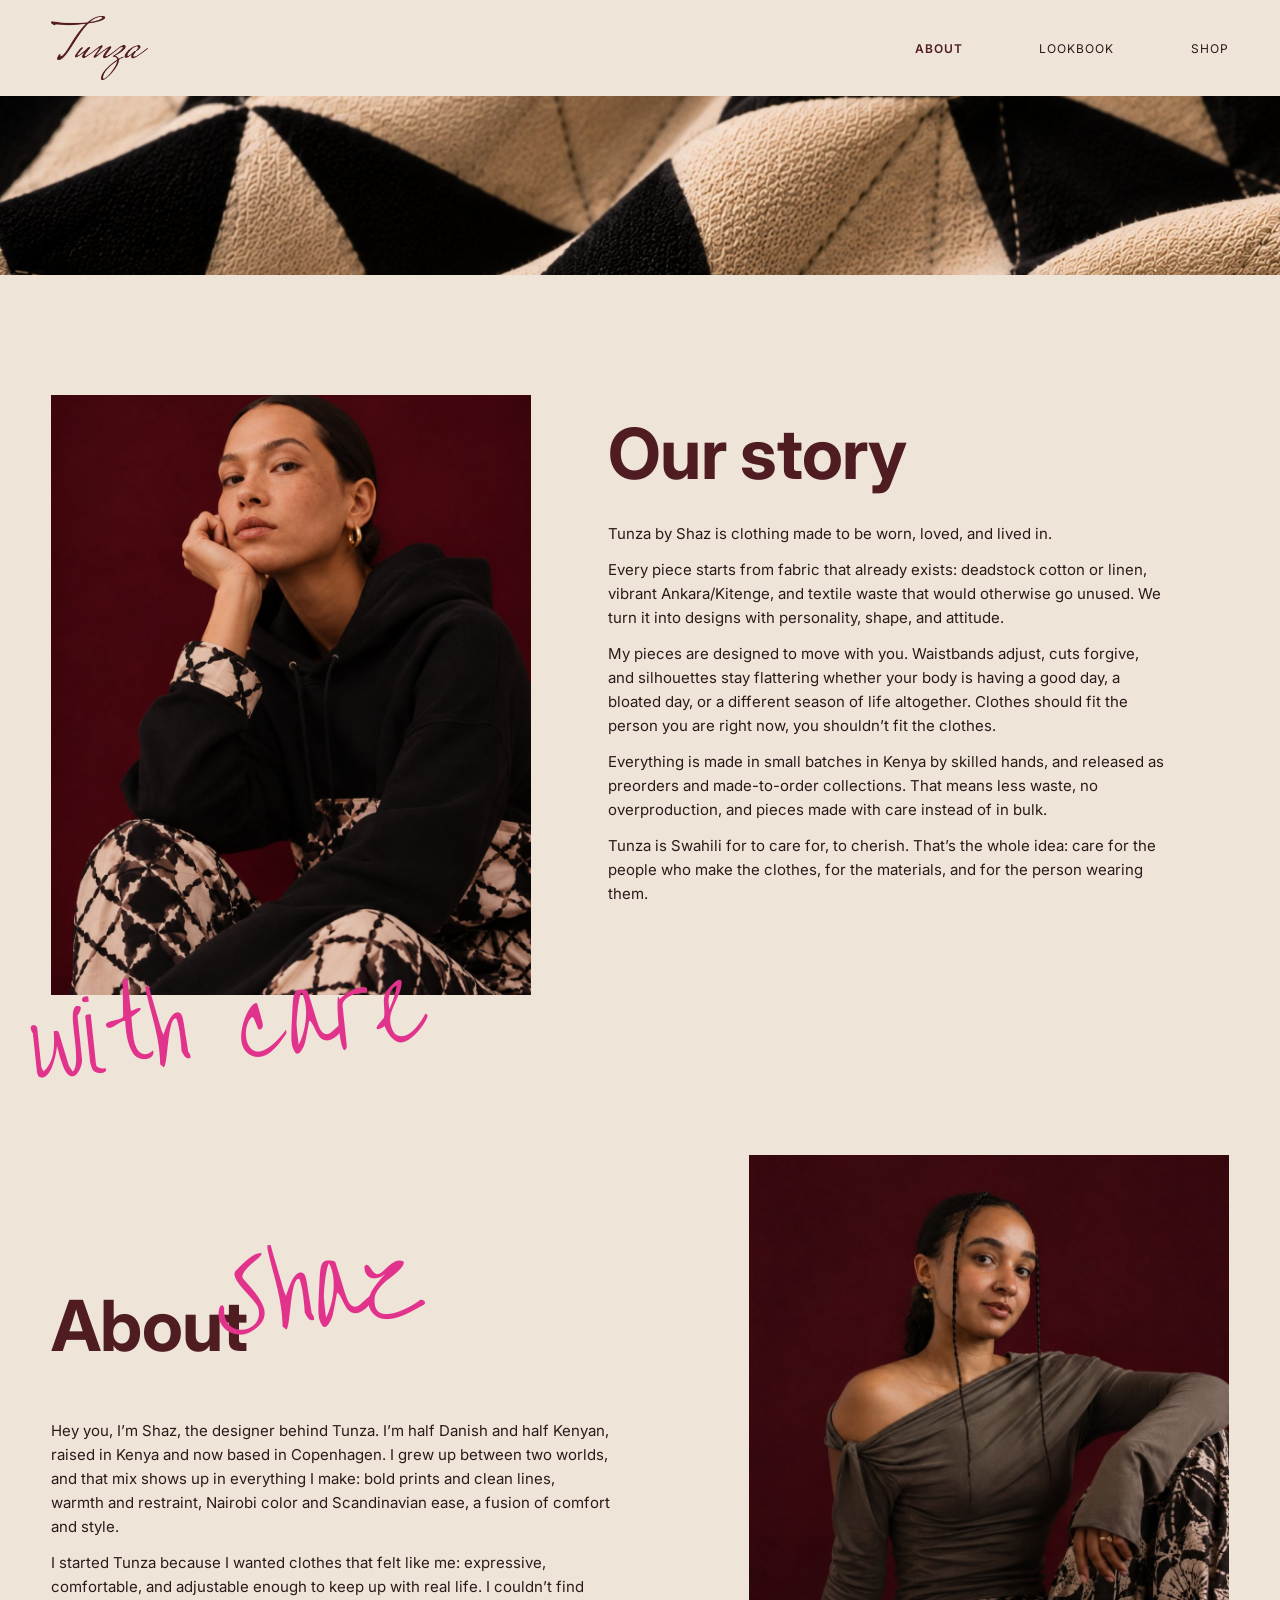
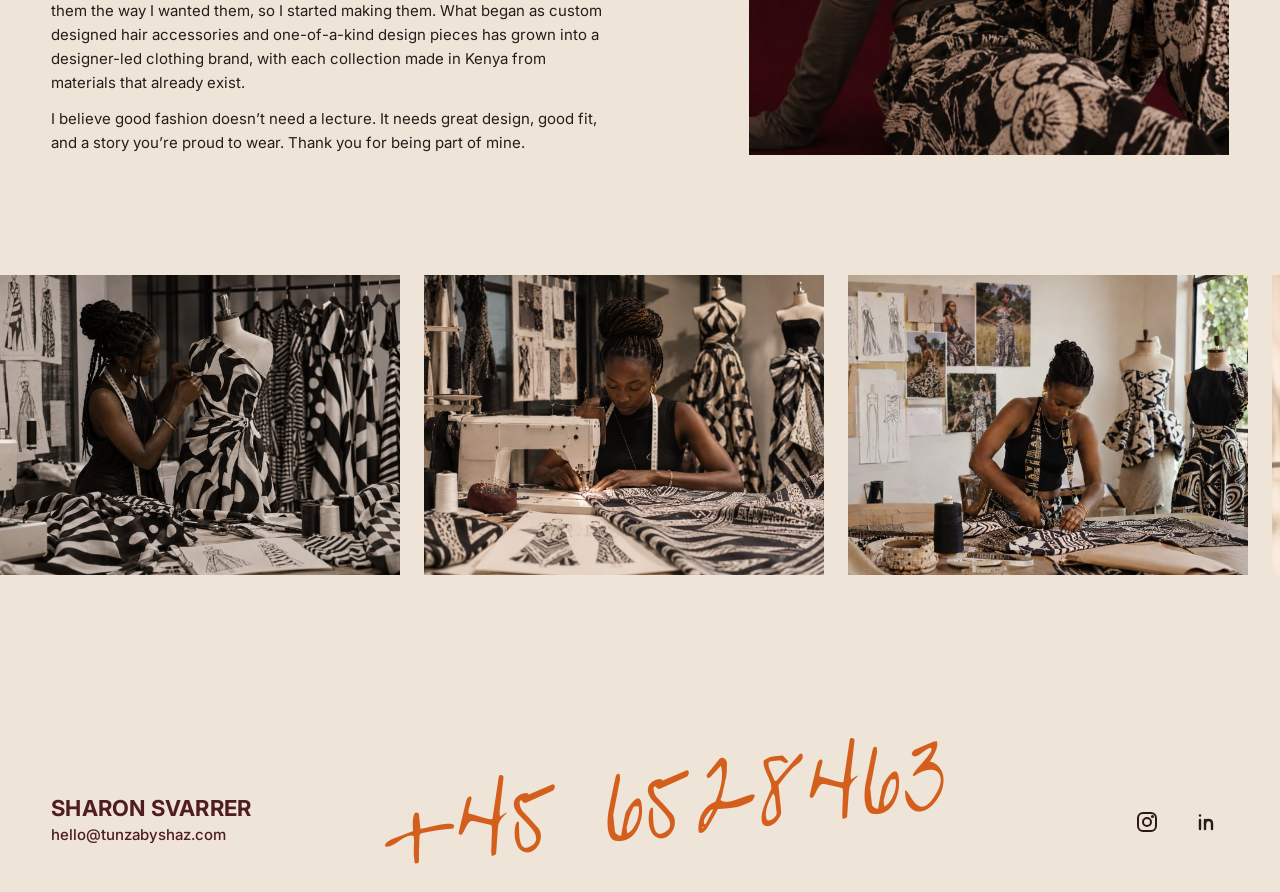
<file: src/main/resources/static/about.html>
<!doctype html>
<html lang="en">
<head>
  <meta charset="utf-8">
  <meta name="viewport" content="width=device-width, initial-scale=1">
  <title>Tunza by Shaz – About</title>
  <link rel="preconnect" href="https://fonts.googleapis.com">
  <link rel="preconnect" href="https://fonts.gstatic.com" crossorigin>
  <link href="https://fonts.googleapis.com/css2?family=Inter:wght@300;400;500;600;700;800&family=Liu+Jian+Mao+Cao&family=Mrs+Saint+Delafield&display=swap" rel="stylesheet">
  <link rel="stylesheet" href="css/tunza.css?v=2">
</head>
<body>
<div class="tz-page">

  <header class="tz-header">
    <a href="index.html" class="tz-header__logo" aria-label="Tunza – home"><img src="images/logo.png" alt=""></a>
    <nav class="tz-nav" aria-label="Site">
      <a href="about.html" aria-current="page">About</a>
      <a href="lookbook.html">Lookbook</a>
      <a href="shop.html">Shop</a>
    </nav>
  </header>

  <img class="about-banner" src="images/about-fabric-banner.jpg" alt="" aria-hidden="true">

  <main class="about-main">

    <!-- Our story -->
    <section class="about-section">
      <div class="about-section__media">
        <img class="about-section__img" src="images/about-story.jpg" alt="Model in a black hoodie with patterned cuffs against a deep red backdrop">
        <p class="about-script-caption">with care</p>
      </div>
      <div class="about-section__text">
        <h1 class="tz-heading">Our story</h1>
        <div class="tz-prose">
          <p>Tunza by Shaz is clothing made to be worn, loved, and lived in.</p>
          <p>Every piece starts from fabric that already exists: deadstock cotton or linen, vibrant Ankara/Kitenge, and textile waste that would otherwise go unused. We turn it into designs with personality, shape, and attitude.</p>
          <p>My pieces are designed to move with you. Waistbands adjust, cuts forgive, and silhouettes stay flattering whether your body is having a good day, a bloated day, or a different season of life altogether. Clothes should fit the person you are right now, you shouldn’t fit the clothes.</p>
          <p>Everything is made in small batches in Kenya by skilled hands, and released as preorders and made-to-order collections. That means less waste, no overproduction, and pieces made with care instead of in bulk.</p>
          <p>Tunza is Swahili for to care for, to cherish. That’s the whole idea: care for the people who make the clothes, for the materials, and for the person wearing them.</p>
        </div>
      </div>
    </section>

    <!-- About Shaz -->
    <section class="about-section about-section--reverse">
      <div class="about-section__text">
        <h2 class="tz-heading about-heading-shaz">About <span>Shaz</span></h2>
        <div class="tz-prose">
          <p>Hey you, I’m Shaz, the designer behind Tunza. I’m half Danish and half Kenyan, raised in Kenya and now based in Copenhagen. I grew up between two worlds, and that mix shows up in everything I make: bold prints and clean lines, warmth and restraint, Nairobi color and Scandinavian ease, a fusion of comfort and style.</p>
          <p>I started Tunza because I wanted clothes that felt like me: expressive, comfortable, and adjustable enough to keep up with real life. I couldn’t find them the way I wanted them, so I started making them. What began as custom designed hair accessories and one-of-a-kind design pieces has grown into a designer-led clothing brand, with each collection made in Kenya from materials that already exist.</p>
          <p>I believe good fashion doesn’t need a lecture. It needs great design, good fit, and a story you’re proud to wear. Thank you for being part of mine.</p>
        </div>
      </div>
      <img class="about-section__img" src="images/about-shaz.jpg" alt="Shaz, the designer, seated in an off-shoulder top and printed trousers">
    </section>
  </main>

  <!-- Atelier carousel: endless slide to the left.
       The image set is repeated by script so the loop is seamless. -->
  <section class="tz-marquee-section" aria-label="In the atelier">
    <div class="tz-marquee">
      <div class="tz-track" id="atelier-track">
        <img src="images/atelier-1.jpg" alt="Designer draping a black and white dress on a mannequin">
        <img src="images/atelier-2.jpg" alt="Designer at a sewing machine with patterned fabric">
        <img src="images/atelier-3.jpg" alt="Designer cutting printed fabric at a work table">
        <img src="images/atelier-4.jpg" alt="Two models on escalators wearing high-waisted patterned trousers">
      </div>
    </div>
  </section>

  <footer class="tz-footer">
    <div class="tz-footer__contact">
      <p class="tz-footer__name">SHARON SVARRER</p>
      <a class="tz-footer__email" href="mailto:hello@tunzabyshaz.com">hello@tunzabyshaz.com</a>
    </div>
    <div class="tz-footer__phone-wrap">
      <span class="tz-footer__phone">+45 6528463</span>
    </div>
    <div class="tz-footer__social">
      <a href="#" aria-label="Instagram">
        <svg width="24" height="24" viewBox="0 0 24 24" fill="none" stroke="currentColor" stroke-width="2" stroke-linecap="round" stroke-linejoin="round" aria-hidden="true"><rect x="3" y="3" width="18" height="18" rx="5"></rect><circle cx="12" cy="12" r="4"></circle><circle cx="17.5" cy="6.5" r="0.6" fill="currentColor"></circle></svg>
      </a>
      <a href="#" aria-label="LinkedIn">
        <svg width="24" height="24" viewBox="0 0 24 24" fill="none" stroke="currentColor" stroke-width="2.4" stroke-linecap="round" stroke-linejoin="round" aria-hidden="true"><path d="M5 10v9"></path><path d="M5 5.5v0.01"></path><path d="M10 19v-9"></path><path d="M10 13.5c0-2 1.5-3.5 3.5-3.5S17 11.5 17 13.5V19"></path></svg>
      </a>
    </div>
  </footer>
</div>

<script>
  // Repeat the atelier photos (as decorative copies) so the track is twice as
  // wide as needed – the CSS animation slides it by -50% and loops seamlessly.
  (function () {
    var track = document.getElementById('atelier-track');
    var originals = Array.prototype.slice.call(track.children);
    for (var i = 0; i < 3; i++) {
      originals.forEach(function (img) {
        var copy = img.cloneNode();
        copy.alt = '';
        copy.setAttribute('aria-hidden', 'true');
        track.appendChild(copy);
      });
    }
  })();
</script>
</body>
</html>
</file>
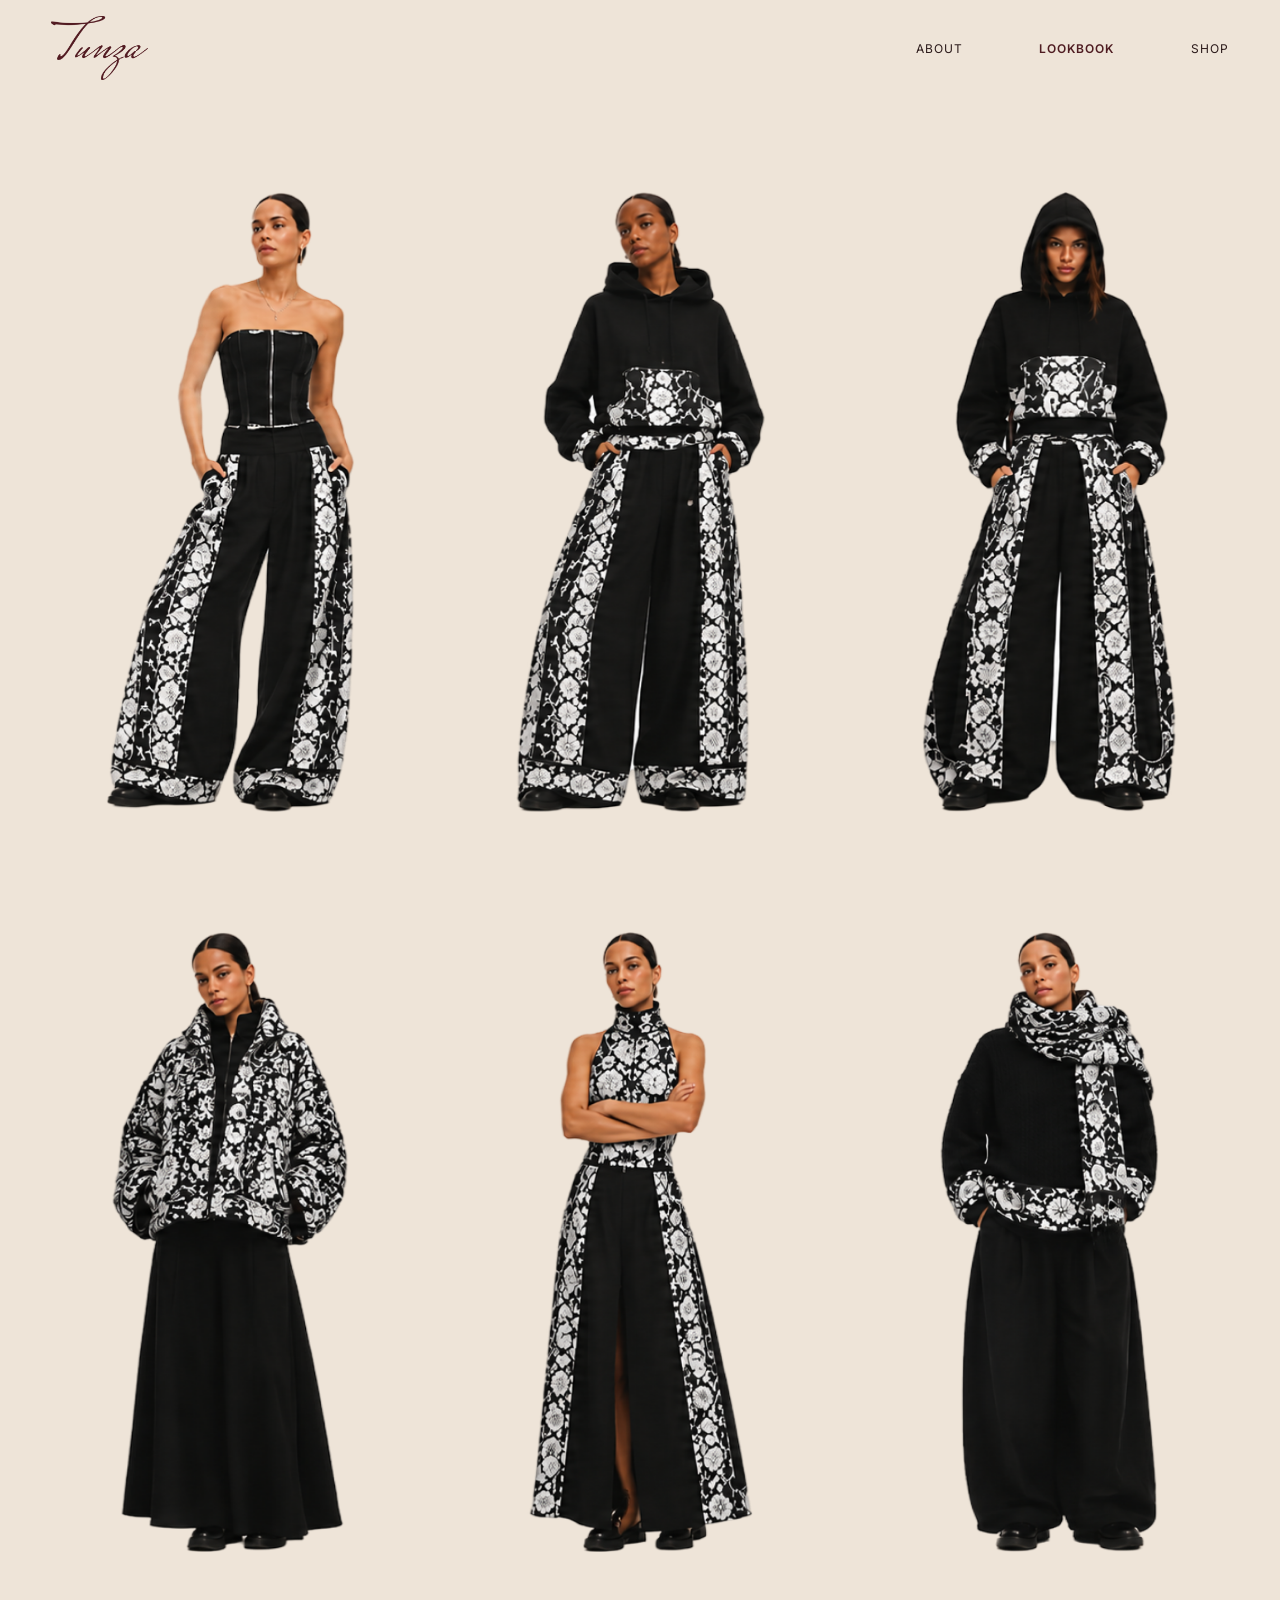
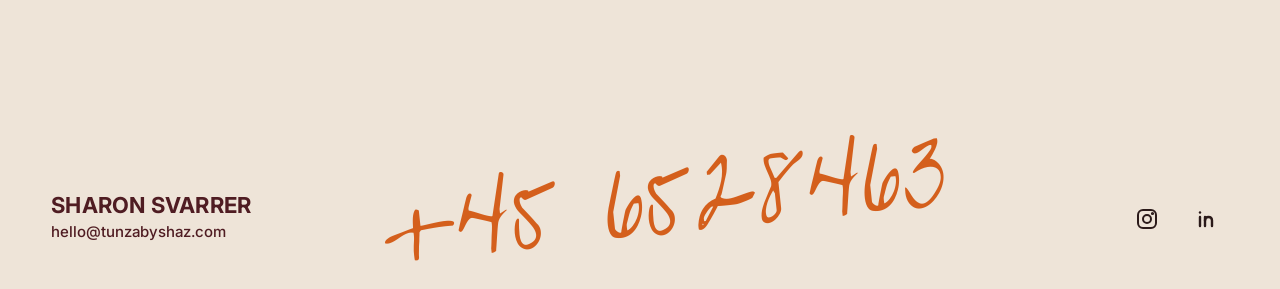
<file: src/main/resources/static/lookbook.html>
<!doctype html>
<html lang="en">
<head>
  <meta charset="utf-8">
  <meta name="viewport" content="width=device-width, initial-scale=1">
  <title>Tunza by Shaz – Lookbook</title>
  <link rel="preconnect" href="https://fonts.googleapis.com">
  <link rel="preconnect" href="https://fonts.gstatic.com" crossorigin>
  <link href="https://fonts.googleapis.com/css2?family=Inter:wght@300;400;500;600;700;800&family=Liu+Jian+Mao+Cao&family=Mrs+Saint+Delafield&display=swap" rel="stylesheet">
  <link rel="stylesheet" href="css/tunza.css?v=2">
</head>
<body>
<div class="tz-page">

  <header class="tz-header">
    <a href="index.html" class="tz-header__logo" aria-label="Tunza – home"><img src="images/logo.png" alt=""></a>
    <nav class="tz-nav" aria-label="Site">
      <a href="about.html">About</a>
      <a href="lookbook.html" aria-current="page">Lookbook</a>
      <a href="shop.html">Shop</a>
    </nav>
  </header>

  <!-- Lookbook: 2 rows of 3 looks; each look grows a little on hover and opens the Shop page -->
  <main class="lookbook-main">
    <h1 class="sr-only">Lookbook</h1>
    <div class="tz-looks">
      <a href="shop.html" class="tz-look" aria-label="Shop this look: Strapless black corset with zip and wide-leg trousers with black and white floral panels">
        <img src="images/look-1.png" alt="Strapless black corset with zip and wide-leg trousers with black and white floral panels">
      </a>
      <a href="shop.html" class="tz-look" aria-label="Shop this look: Black hoodie with floral pocket and matching wide-leg panelled trousers">
        <img src="images/look-2.png" alt="Black hoodie with floral pocket and matching wide-leg panelled trousers">
      </a>
      <a href="shop.html" class="tz-look" aria-label="Shop this look: Hooded black sweatshirt with floral pocket and voluminous panelled trousers">
        <img src="images/look-3.png" alt="Hooded black sweatshirt with floral pocket and voluminous panelled trousers">
      </a>
      <a href="shop.html" class="tz-look" aria-label="Shop this look: Oversized floral print puffer jacket over a long black skirt">
        <img src="images/look-4.png" alt="Oversized floral print puffer jacket over a long black skirt">
      </a>
      <a href="shop.html" class="tz-look" aria-label="Shop this look: Halter-neck floral top with a long black skirt with floral side panels">
        <img src="images/look-5.png" alt="Halter-neck floral top with a long black skirt with floral side panels">
      </a>
      <a href="shop.html" class="tz-look" aria-label="Shop this look: Black knit sweater with floral trim, floral scarf and wide black trousers">
        <img src="images/look-6.png" alt="Black knit sweater with floral trim, floral scarf and wide black trousers">
      </a>
    </div>
  </main>

  <footer class="tz-footer">
    <div class="tz-footer__contact">
      <p class="tz-footer__name">SHARON SVARRER</p>
      <a class="tz-footer__email" href="mailto:hello@tunzabyshaz.com">hello@tunzabyshaz.com</a>
    </div>
    <div class="tz-footer__phone-wrap">
      <span class="tz-footer__phone">+45 6528463</span>
    </div>
    <div class="tz-footer__social">
      <a href="#" aria-label="Instagram">
        <svg width="24" height="24" viewBox="0 0 24 24" fill="none" stroke="currentColor" stroke-width="2" stroke-linecap="round" stroke-linejoin="round" aria-hidden="true"><rect x="3" y="3" width="18" height="18" rx="5"></rect><circle cx="12" cy="12" r="4"></circle><circle cx="17.5" cy="6.5" r="0.6" fill="currentColor"></circle></svg>
      </a>
      <a href="#" aria-label="LinkedIn">
        <svg width="24" height="24" viewBox="0 0 24 24" fill="none" stroke="currentColor" stroke-width="2.4" stroke-linecap="round" stroke-linejoin="round" aria-hidden="true"><path d="M5 10v9"></path><path d="M5 5.5v0.01"></path><path d="M10 19v-9"></path><path d="M10 13.5c0-2 1.5-3.5 3.5-3.5S17 11.5 17 13.5V19"></path></svg>
      </a>
    </div>
  </footer>
</div>
</body>
</html>
</file>
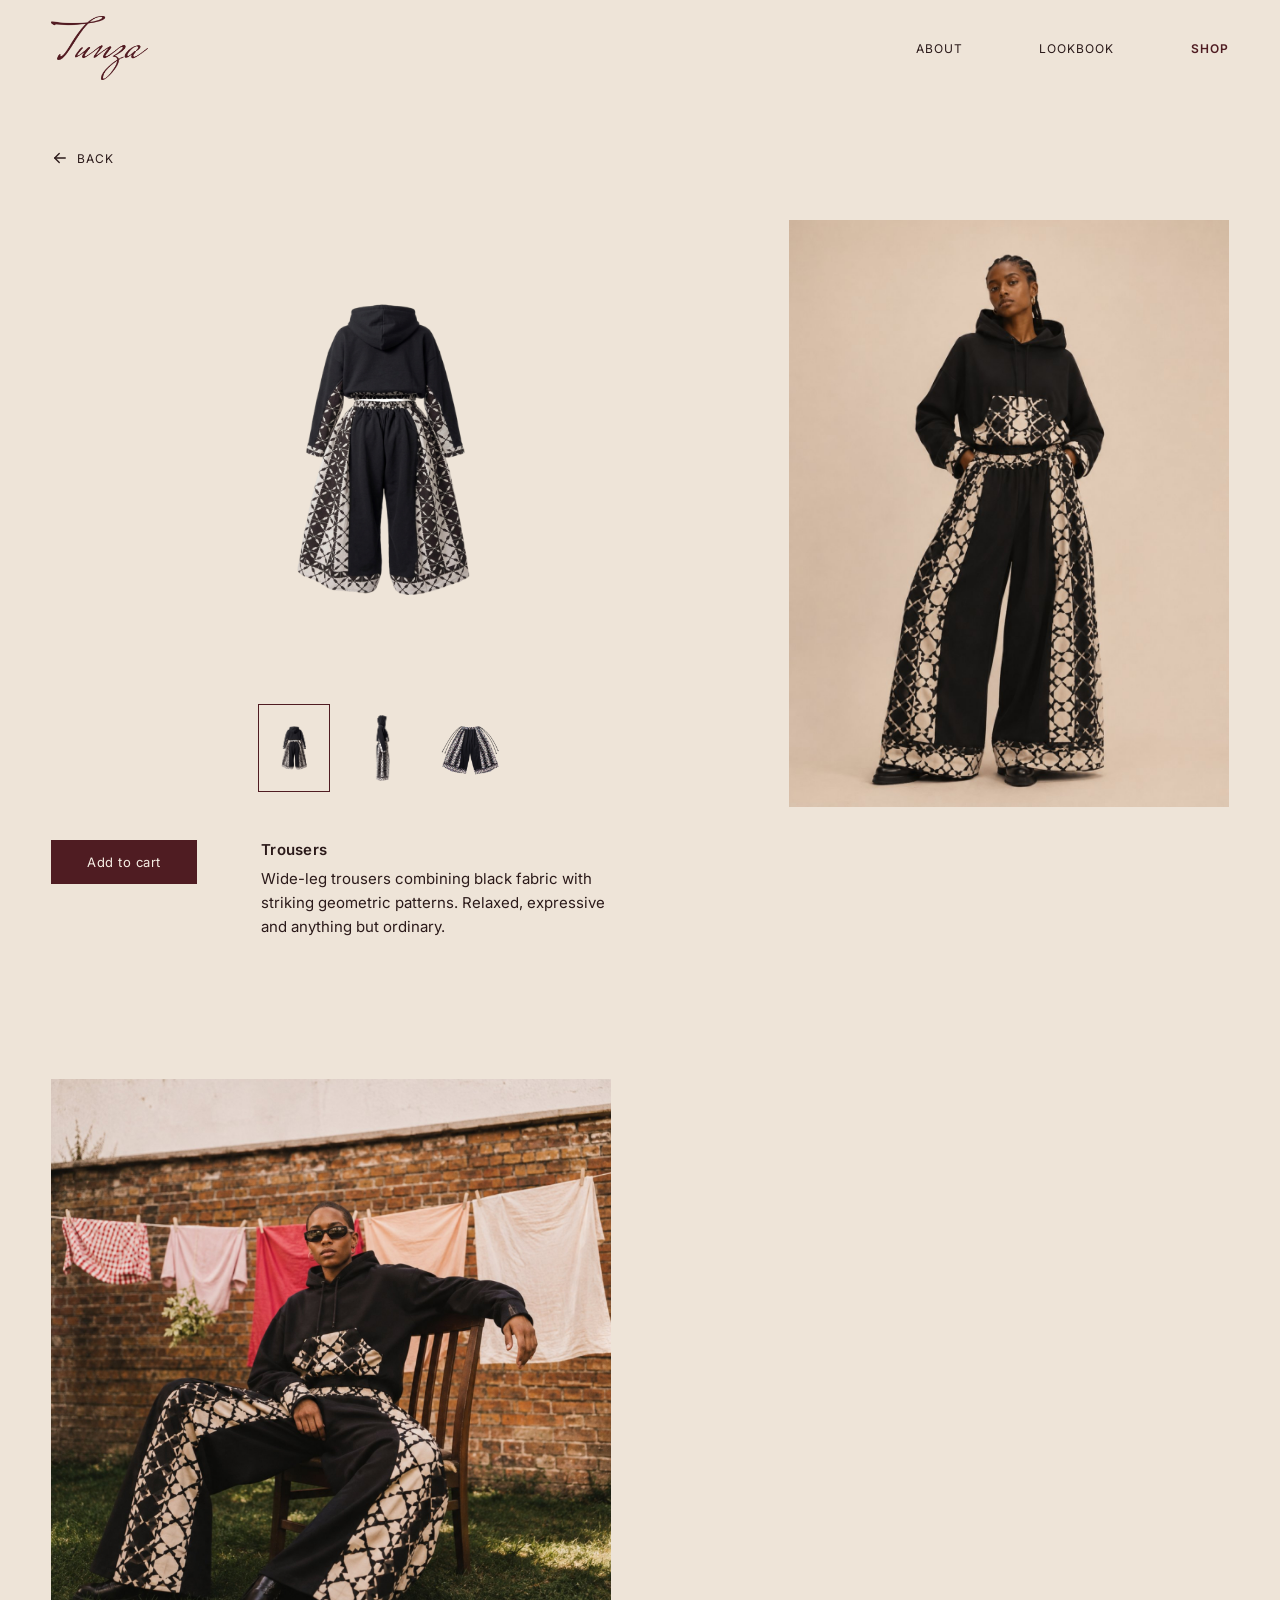
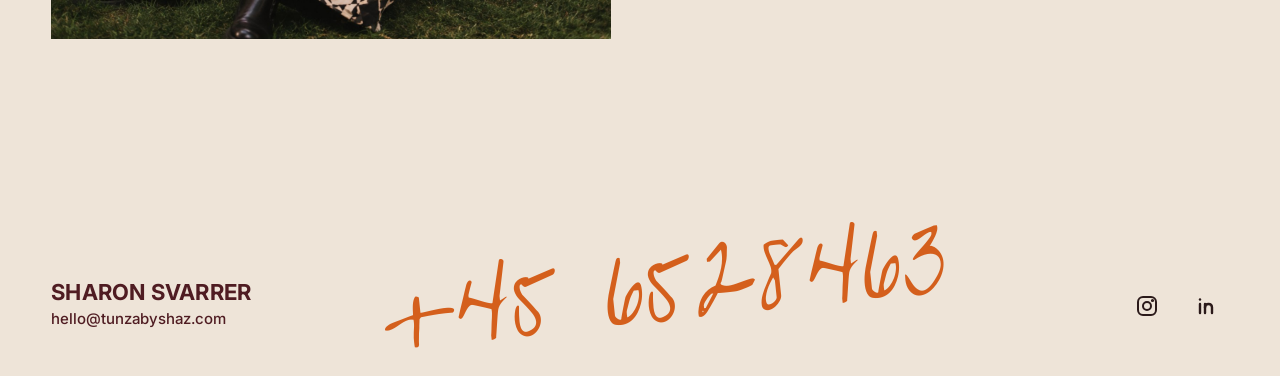
<file: src/main/resources/static/shop.html>
<!doctype html>
<html lang="en">
<head>
  <meta charset="utf-8">
  <meta name="viewport" content="width=device-width, initial-scale=1">
  <title>Tunza by Shaz – Shop</title>
  <link rel="preconnect" href="https://fonts.googleapis.com">
  <link rel="preconnect" href="https://fonts.gstatic.com" crossorigin>
  <link href="https://fonts.googleapis.com/css2?family=Inter:wght@300;400;500;600;700;800&family=Liu+Jian+Mao+Cao&family=Mrs+Saint+Delafield&display=swap" rel="stylesheet">
  <link rel="stylesheet" href="css/tunza.css?v=2">
</head>
<body>
<div class="tz-page">

  <header class="tz-header">
    <a href="index.html" class="tz-header__logo" aria-label="Tunza – home"><img src="images/logo.png" alt=""></a>
    <nav class="tz-nav" aria-label="Site">
      <a href="about.html">About</a>
      <a href="lookbook.html">Lookbook</a>
      <a href="shop.html" aria-current="page">Shop</a>
    </nav>
  </header>

  <main class="product-main">
    <a href="lookbook.html" class="product-back">
      <svg width="18" height="18" viewBox="0 0 24 24" fill="none" stroke="currentColor" stroke-width="1.8" stroke-linecap="round" stroke-linejoin="round" aria-hidden="true"><path d="M19 12H5"></path><path d="M11 6l-6 6 6 6"></path></svg>
      Back
    </a>

    <section class="product">
      <div class="product__left">
        <!-- Gallery: click a thumbnail to show it large -->
        <div class="product__gallery">
          <img class="product__main-img" id="product-main-img" src="images/product-back.png" alt="Hoodie and wide-leg trousers, back view">
          <div class="product__thumbs" role="group" aria-label="Product photos">
            <button type="button" class="product__thumb" aria-pressed="true" aria-label="Show back view"
                    data-src="images/product-back.png" data-alt="Hoodie and wide-leg trousers, back view">
              <img src="images/product-back.png" alt="">
            </button>
            <button type="button" class="product__thumb" aria-pressed="false" aria-label="Show side view"
                    data-src="images/product-side.png" data-alt="Hoodie and wide-leg trousers, side view">
              <img src="images/product-side.png" alt="">
            </button>
            <button type="button" class="product__thumb" aria-pressed="false" aria-label="Show trousers laid flat"
                    data-src="images/product-flat.png" data-alt="Wide-leg trousers laid flat">
              <img src="images/product-flat.png" alt="">
            </button>
          </div>
        </div>

        <div class="product__info">
          <button type="button" class="product__cart-btn">Add to cart</button>
          <div class="product__details">
            <h1 class="product__name">Trousers</h1>
            <p class="product__desc">Wide-leg trousers combining black fabric with striking geometric patterns. Relaxed, expressive and anything but ordinary.</p>
          </div>
        </div>
      </div>
      <img class="product__model-img" src="images/product-model.jpg" alt="Model wearing the hoodie and geometric wide-leg trousers">
    </section>

    <section class="product-editorial">
      <img src="images/product-editorial.jpg" alt="Model seated on a wooden chair in a garden, wearing the hoodie and trousers">
    </section>
  </main>

  <footer class="tz-footer">
    <div class="tz-footer__contact">
      <p class="tz-footer__name">SHARON SVARRER</p>
      <a class="tz-footer__email" href="mailto:hello@tunzabyshaz.com">hello@tunzabyshaz.com</a>
    </div>
    <div class="tz-footer__phone-wrap">
      <span class="tz-footer__phone">+45 6528463</span>
    </div>
    <div class="tz-footer__social">
      <a href="#" aria-label="Instagram">
        <svg width="24" height="24" viewBox="0 0 24 24" fill="none" stroke="currentColor" stroke-width="2" stroke-linecap="round" stroke-linejoin="round" aria-hidden="true"><rect x="3" y="3" width="18" height="18" rx="5"></rect><circle cx="12" cy="12" r="4"></circle><circle cx="17.5" cy="6.5" r="0.6" fill="currentColor"></circle></svg>
      </a>
      <a href="#" aria-label="LinkedIn">
        <svg width="24" height="24" viewBox="0 0 24 24" fill="none" stroke="currentColor" stroke-width="2.4" stroke-linecap="round" stroke-linejoin="round" aria-hidden="true"><path d="M5 10v9"></path><path d="M5 5.5v0.01"></path><path d="M10 19v-9"></path><path d="M10 13.5c0-2 1.5-3.5 3.5-3.5S17 11.5 17 13.5V19"></path></svg>
      </a>
    </div>
  </footer>
</div>

<script>
  // Product gallery: clicking a thumbnail shows that photo large.
  (function () {
    var main = document.getElementById('product-main-img');
    var thumbs = document.querySelectorAll('.product__thumb');
    thumbs.forEach(function (btn) {
      btn.addEventListener('click', function () {
        main.src = btn.dataset.src;
        main.alt = btn.dataset.alt;
        thumbs.forEach(function (b) { b.setAttribute('aria-pressed', b === btn ? 'true' : 'false'); });
      });
    });
  })();
</script>
</body>
</html>
</file>
<file: src/main/resources/static/css/tunza.css>
/* Tunza by Shaz – shared styles for About, Lookbook and Shop */

:root {
  --tz-bg: #EEE4D8;
  --tz-ink: #2B1A1A;
  --tz-wine: #4F1C22;
  --tz-pink: #E2338C;
  --tz-orange: #D45F1C;
  --tz-cream: #F6EEE4;
  --tz-gutter: clamp(16px, 4vw, 56px);
  --tz-script: 'Liu Jian Mao Cao', cursive;
}

body { margin: 0; background: var(--tz-bg); }
a { color: var(--tz-ink); text-decoration: none; }
a:hover { color: var(--tz-wine); }

.tz-page {
  background: var(--tz-bg);
  color: var(--tz-ink);
  font-family: 'Inter', system-ui, sans-serif;
  min-height: 100vh;
  overflow-x: clip;
}

.sr-only {
  position: absolute; width: 1px; height: 1px; overflow: hidden;
  clip: rect(0 0 0 0); margin: 0;
}

/* ---------- Header ---------- */
.tz-header {
  position: sticky; top: 0; z-index: 20;
  background: var(--tz-bg);
  box-shadow: 0 0 0 100vmax var(--tz-bg);
  clip-path: inset(0 -100vmax);
  max-width: 1440px; margin: 0 auto;
  padding: 16px var(--tz-gutter);
  display: flex; flex-wrap: wrap; align-items: center; justify-content: space-between; gap: 16px;
}
.tz-header__logo { display: inline-block; line-height: 0; }
.tz-header__logo img { height: 64px; width: auto; display: block; }
.tz-nav {
  display: flex; flex-wrap: wrap; gap: clamp(24px, 6vw, 96px);
  font-size: 12px; letter-spacing: 0.08em; text-transform: uppercase;
}
.tz-nav a[aria-current="page"] { color: var(--tz-wine); font-weight: 600; }

/* ---------- Footer ---------- */
.tz-footer {
  max-width: 1440px; margin: 0 auto;
  padding: 40px var(--tz-gutter) 48px;
  display: flex; flex-wrap: wrap; align-items: flex-end; justify-content: space-between; gap: 24px;
}
.tz-footer__contact { display: flex; flex-direction: column; gap: 4px; }
.tz-footer__name { margin: 0; font-size: 22px; font-weight: 700; letter-spacing: 0.01em; color: var(--tz-wine); }
.tz-footer__email { font-size: 15px; font-weight: 500; color: var(--tz-wine); }
.tz-footer__phone-wrap {
  display: flex; flex-direction: column; align-items: flex-end; gap: 4px;
  margin-left: auto; margin-right: clamp(0px, 12vw, 180px);
}
.tz-footer__phone {
  font-family: var(--tz-script);
  font-size: clamp(64px, 8.5vw, 124px); line-height: 1;
  color: var(--tz-orange); white-space: nowrap;
  transform: rotate(-6deg); display: inline-block;
}
.tz-footer__social { display: flex; gap: 16px; align-items: center; }
.tz-footer__social a {
  display: inline-flex; width: 44px; height: 44px;
  align-items: center; justify-content: center; color: var(--tz-ink);
}

/* ---------- Shared type ---------- */
.tz-heading {
  margin: 0; font-size: clamp(48px, 5.5vw, 80px); font-weight: 700;
  line-height: 1; letter-spacing: -0.01em; color: var(--tz-wine);
}
.tz-prose { display: flex; flex-direction: column; gap: 12px; max-width: 560px; font-size: 15px; line-height: 1.6; }
.tz-prose p { margin: 0; }

/* ---------- About ---------- */
.about-banner { width: 100%; height: clamp(120px, 14vw, 200px); object-fit: cover; display: block; }
.about-main {
  max-width: 1280px; margin: 0 auto;
  padding: 120px var(--tz-gutter);
  display: flex; flex-direction: column; gap: 160px;
}
.about-section { display: flex; flex-wrap: wrap; gap: clamp(40px, 6vw, 88px); align-items: flex-start; }
.about-section--reverse { flex-wrap: wrap-reverse; }
.about-section__media { flex: 1 1 360px; max-width: 480px; position: relative; }
.about-section__img { width: 100%; aspect-ratio: 4 / 5; object-fit: cover; display: block; }
.about-section__text { flex: 1 1 420px; display: flex; flex-direction: column; gap: 32px; padding-top: 24px; }
.about-section--reverse .about-section__text { padding-top: 64px; }
.about-section--reverse > .about-section__img { flex: 1 1 360px; max-width: 480px; }
.about-script-caption {
  position: absolute; left: -24px; bottom: -72px; margin: 0;
  white-space: nowrap; z-index: 1;
  font-family: var(--tz-script); font-size: clamp(80px, 9vw, 132px); line-height: 1;
  color: var(--tz-pink); transform: rotate(-6deg);
}
.about-heading-shaz { display: flex; align-items: flex-start; gap: 4px; }
.about-heading-shaz span {
  font-family: var(--tz-script); font-weight: 400; font-size: 1.7em; line-height: 0.8;
  letter-spacing: 0; color: var(--tz-pink);
  margin-left: -0.32em; position: relative; z-index: 1;
  transform: translateY(-0.55em) rotate(-6deg); display: inline-block;
}

/* Atelier carousel – endless slide to the left */
@keyframes tz-slide { from { transform: translate3d(0, 0, 0); } to { transform: translate3d(-50%, 0, 0); } }
.tz-marquee-section { padding: 0 0 120px; }
.tz-marquee { overflow: hidden; }
.tz-track {
  display: flex; gap: 24px; width: max-content; padding-right: 24px;
  animation: tz-slide 68s linear infinite; will-change: transform;
}
.tz-track img { flex: 0 0 auto; width: 400px; height: 300px; object-fit: cover; display: block; }
@media (prefers-reduced-motion: reduce) { .tz-track { animation-duration: 120s; } }

/* ---------- Lookbook ---------- */
.lookbook-main { max-width: 1180px; margin: 0 auto; padding: 96px var(--tz-gutter) 140px; }
.tz-looks {
  display: grid; grid-template-columns: repeat(3, minmax(0, 1fr));
  column-gap: clamp(24px, 4vw, 64px); row-gap: 120px;
  justify-items: center; align-items: end;
}
.tz-look { display: block; width: 100%; max-width: 300px; line-height: 0; }
.tz-look img {
  width: 100%; height: 620px; object-fit: contain; object-position: center bottom; display: block;
  transition: transform 450ms cubic-bezier(.2, .7, .2, 1); transform-origin: center bottom;
}
.tz-look:hover img, .tz-look:focus-visible img { transform: scale(1.08); }
.tz-look:focus-visible { outline: 2px solid var(--tz-wine); outline-offset: 8px; }
@media (max-width: 760px) { .tz-looks { grid-template-columns: minmax(0, 1fr); } }

/* ---------- Shop / Product ---------- */
.product-main { max-width: 1280px; margin: 0 auto; padding: 40px var(--tz-gutter) 140px; }
.product-back {
  display: inline-flex; align-items: center; gap: 8px; min-height: 44px; margin-bottom: 40px;
  font-size: 12px; letter-spacing: 0.08em; text-transform: uppercase; color: var(--tz-ink);
}
.product { display: flex; flex-wrap: wrap; gap: clamp(40px, 6vw, 96px); align-items: flex-start; }
.product__left { flex: 3 1 480px; display: flex; flex-direction: column; gap: 48px; }
.product__gallery { display: flex; flex-direction: column; align-items: center; gap: 24px; }
.product__main-img { width: 100%; max-width: 420px; height: 460px; object-fit: contain; display: block; }
.product__thumbs { display: flex; gap: 16px; justify-content: center; flex-wrap: wrap; }
.product__thumb {
  width: 72px; height: 88px; padding: 4px;
  border: 1px solid transparent; background: transparent; cursor: pointer;
}
.product__thumb[aria-pressed="true"] { border-color: var(--tz-wine); }
.product__thumb img { width: 100%; height: 100%; object-fit: contain; display: block; }
.product__info { display: flex; flex-wrap: wrap; align-items: flex-start; gap: 32px 64px; }
.product__cart-btn {
  min-height: 44px; padding: 12px 36px;
  background: var(--tz-wine); color: var(--tz-cream); border: none;
  font-family: inherit; font-size: 13px; letter-spacing: 0.04em; cursor: pointer;
}
.product__details { flex: 1 1 260px; max-width: 360px; display: flex; flex-direction: column; gap: 8px; }
.product__name { margin: 0; font-size: 15px; font-weight: 600; letter-spacing: 0.02em; }
.product__desc { margin: 0; font-size: 15px; line-height: 1.6; }
.product__model-img { flex: 2 1 340px; width: 100%; max-width: 440px; aspect-ratio: 3 / 4; object-fit: cover; display: block; }
.product-editorial { margin-top: 140px; }
.product-editorial img { width: 100%; max-width: 560px; aspect-ratio: 1 / 1; object-fit: cover; display: block; }
</file>
